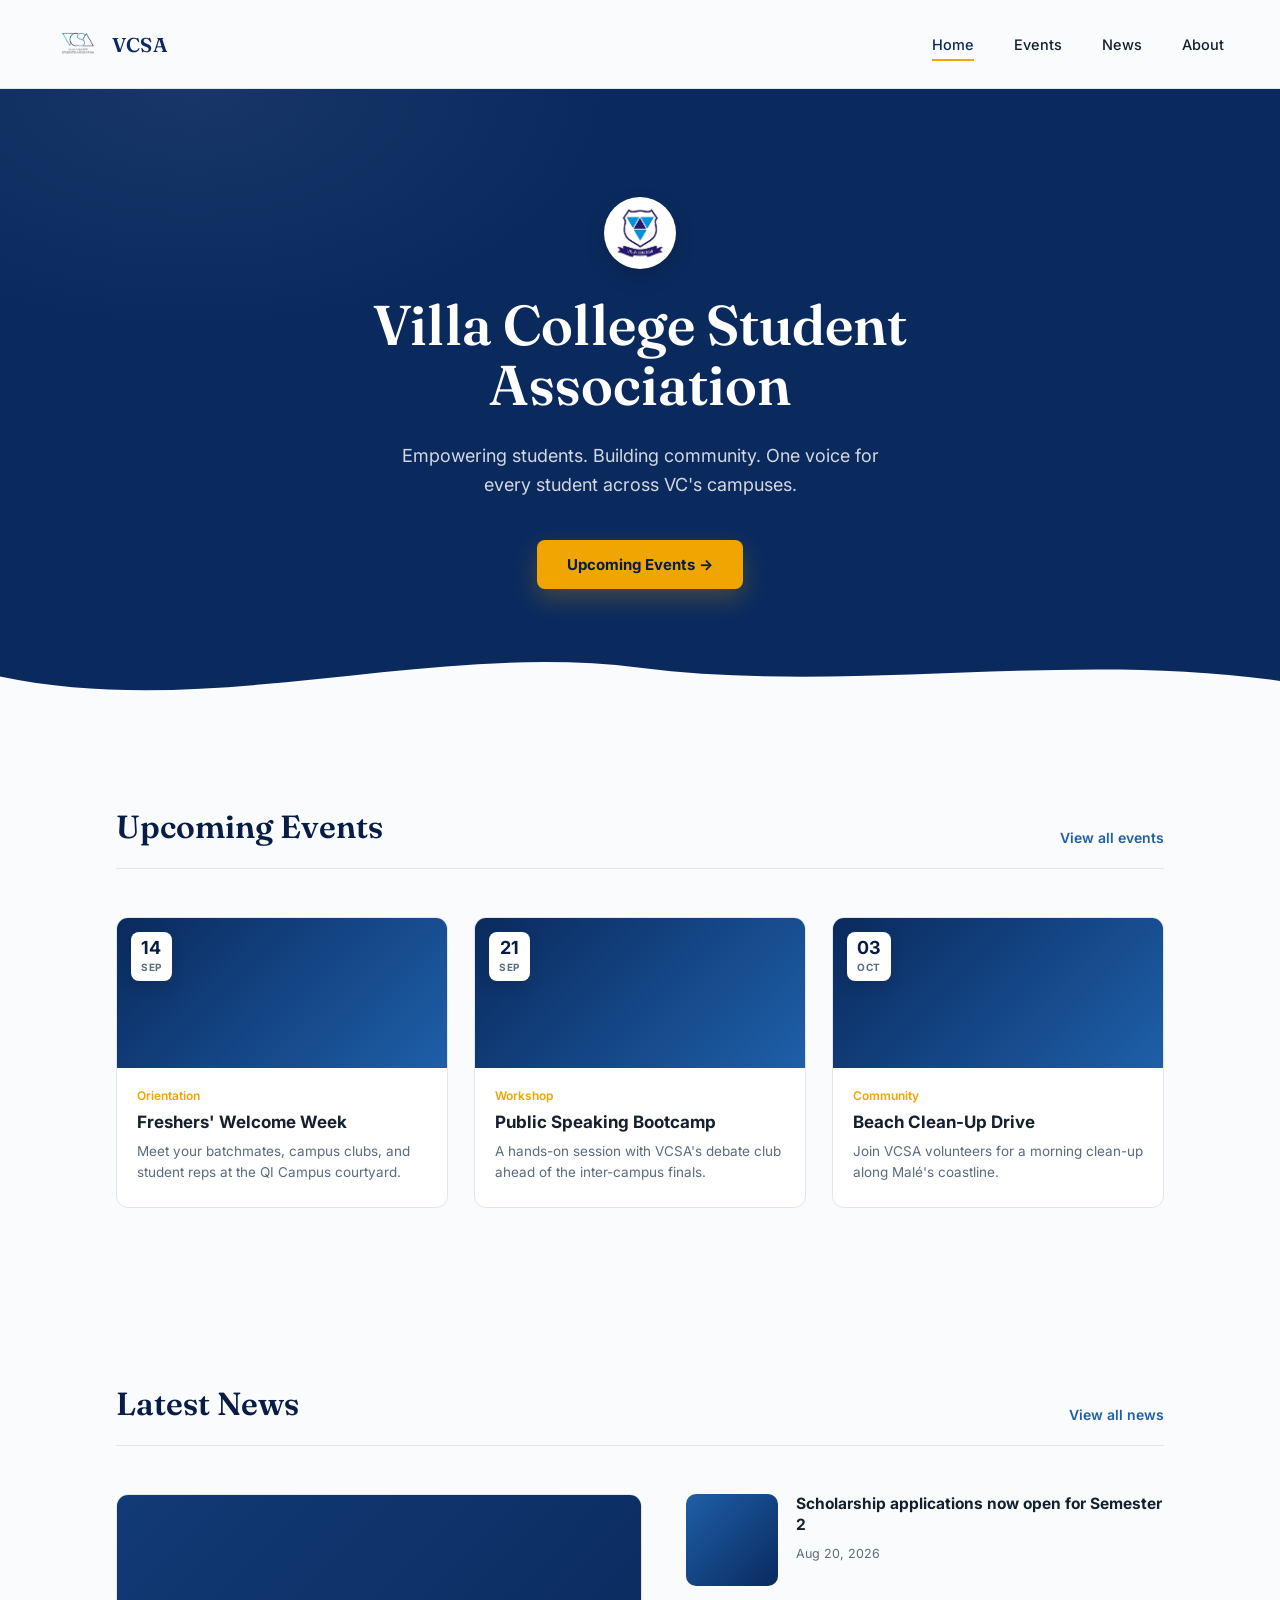
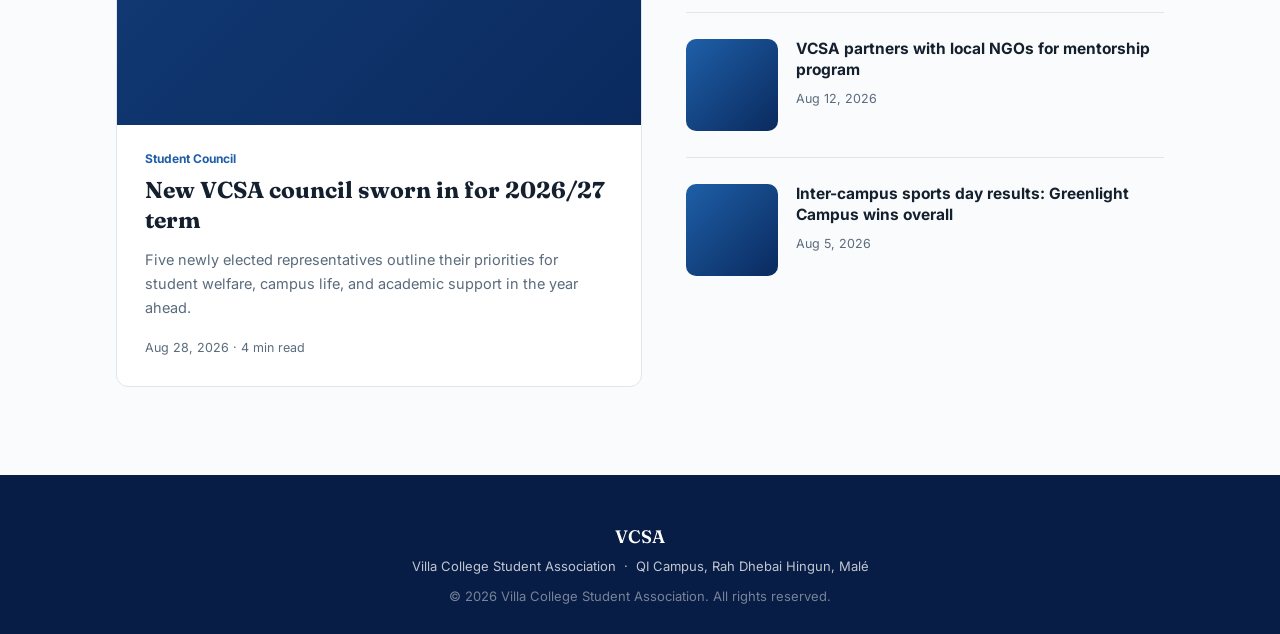
<file: index.html>
<!DOCTYPE html>
<html lang="en">
<head>
<meta charset="UTF-8">
<meta name="viewport" content="width=device-width, initial-scale=1.0">
<title>VCSA — Villa College Student Association</title>
<link rel="preconnect" href="https://fonts.googleapis.com">
<link href="https://fonts.googleapis.com/css2?family=Fraunces:opsz,wght@9..144,400;9..144,500;9..144,600;9..144,700&family=Inter:wght@400;500;600;700&display=swap" rel="stylesheet">
<link rel="stylesheet" href="index.css">
</head>
<body>

<header>
  <div class="logo"><img src="images.png" alt="VCSA logo"> VCSA</div>
  <nav>
    <ul>
      <li><a href="#" class="active">Home</a></li>
      <li><a href="#">Events</a></li>
      <li><a href="#">News</a></li>
      <li><a href="#">About</a></li>
    </ul>
  </nav>
</header>

<div class="hero">
  <img src="Villa_College.jpg" alt="Villa College crest" class="hero-crest">
  <h1 class="hero-title">Villa College Student Association</h1>
  <p class="hero-sub">Empowering students. Building community. One voice for every student across VC's campuses.</p>
  <a href="#events" class="cta">Upcoming Events →</a>

  <svg class="wave" viewBox="0 0 1440 90" preserveAspectRatio="none" xmlns="http://www.w3.org/2000/svg">
    <path d="M0,40 C240,90 480,0 720,30 C960,60 1200,10 1440,45 L1440,90 L0,90 Z" fill="#FAFBFC"/>
  </svg>
</div>

<section class="block" id="events">
  <div class="section-head">
    <h2>Upcoming Events</h2>
    <a href="#" class="view-all">View all events</a>
  </div>
  <div class="events-grid">
    <div class="event-card">
      <div class="event-image">
        <div class="event-date-badge"><span class="day">14</span><span class="mon">SEP</span></div>
      </div>
      <div class="event-body">
        <span class="event-tag">Orientation</span>
        <h3>Freshers' Welcome Week</h3>
        <p>Meet your batchmates, campus clubs, and student reps at the QI Campus courtyard.</p>
      </div>
    </div>
    <div class="event-card">
      <div class="event-image">
        <div class="event-date-badge"><span class="day">21</span><span class="mon">SEP</span></div>
      </div>
      <div class="event-body">
        <span class="event-tag">Workshop</span>
        <h3>Public Speaking Bootcamp</h3>
        <p>A hands-on session with VCSA's debate club ahead of the inter-campus finals.</p>
      </div>
    </div>
    <div class="event-card">
      <div class="event-image">
        <div class="event-date-badge"><span class="day">03</span><span class="mon">OCT</span></div>
      </div>
      <div class="event-body">
        <span class="event-tag">Community</span>
        <h3>Beach Clean-Up Drive</h3>
        <p>Join VCSA volunteers for a morning clean-up along Malé's coastline.</p>
      </div>
    </div>
  </div>
</section>

<section class="block">
  <div class="section-head">
    <h2>Latest News</h2>
    <a href="#" class="view-all">View all news</a>
  </div>
  <div class="news-grid">
    <div class="news-feature">
      <div class="img"></div>
      <div class="txt">
        <span class="cat">Student Council</span>
        <h3>New VCSA council sworn in for 2026/27 term</h3>
        <p>Five newly elected representatives outline their priorities for student welfare, campus life, and academic support in the year ahead.</p>
        <span class="meta">Aug 28, 2026 · 4 min read</span>
      </div>
    </div>
    <div class="news-list">
      <div class="news-item">
        <div class="news-thumb"></div>
        <div>
          <h4>Scholarship applications now open for Semester 2</h4>
          <span class="meta">Aug 20, 2026</span>
        </div>
      </div>
      <div class="news-item">
        <div class="news-thumb"></div>
        <div>
          <h4>VCSA partners with local NGOs for mentorship program</h4>
          <span class="meta">Aug 12, 2026</span>
        </div>
      </div>
      <div class="news-item">
        <div class="news-thumb"></div>
        <div>
          <h4>Inter-campus sports day results: Greenlight Campus wins overall</h4>
          <span class="meta">Aug 5, 2026</span>
        </div>
      </div>
    </div>
  </div>
</section>

<footer>
  <div class="fmark">VCSA</div>
  <div>Villa College Student Association &nbsp;·&nbsp; QI Campus, Rah Dhebai Hingun, Malé</div>
  <div style="margin-top:14px; opacity:0.6;">© 2026 Villa College Student Association. All rights reserved.</div>
</footer>

</body>
</html>
</file>
<file: index.css>
:root{
    --navy: #0A2A5E;
    --navy-deep: #071D45;
    --blue: #1E5FA8;
    --gold: #F0A500;
    --paper: #FAFBFC;
    --ink: #14202E;
    --slate: #5A6B7D;
    --line: #E1E6EC;
  }
  *{ box-sizing: border-box; }
  body{
    margin:0;
    background: var(--paper);
    color: var(--ink);
    font-family: 'Inter', sans-serif;
    -webkit-font-smoothing: antialiased;
  }
  a{ text-decoration:none; color:inherit; }

  /* ---------- NAV ---------- */
  header{
    display:flex;
    align-items:center;
    justify-content:space-between;
    padding: 22px 56px;
    background: var(--paper);
    border-bottom: 1px solid var(--line);
    position: sticky;
    top:0;
    z-index: 20;
  }
  .logo{
    display:flex;
    align-items:center;
    gap:12px;
    font-family:'Fraunces', serif;
    font-weight:600;
    font-size: 20px;
    color: var(--navy);
    letter-spacing: 0.2px;
  }
  .logo img{
    width: 44px;
    height: 44px;
    object-fit: contain;
    display:block;
  }
  nav ul{
    display:flex;
    gap: 40px;
    list-style:none;
    margin:0; padding:0;
  }
  nav a{
    font-size: 14.5px;
    font-weight: 500;
    color: var(--ink);
    padding: 6px 0;
    border-bottom: 2px solid transparent;
    transition: border-color .15s ease, color .15s ease;
  }
  nav a:hover, nav a.active{
    color: var(--navy);
    border-bottom-color: var(--gold);
  }

  /* ---------- HERO ---------- */
  .hero{
    position: relative;
    background: var(--navy);
    color: white;
    overflow: hidden;
    padding: 108px 40px 130px;
    text-align: center;
  }
  .hero::before{
    content:"";
    position:absolute; inset:0;
    background:
      radial-gradient(700px 400px at 15% 0%, rgba(255,255,255,0.06), transparent 60%);
  }
  .hero .wave{
    position:absolute;
    left:0; right:0; bottom:-2px;
    width:100%;
    line-height:0;
  }
  .hero-crest{
    width: 72px;
    height: 72px;
    object-fit: contain;
    margin: 0 auto 26px;
    display: block;
    position: relative;
    border-radius: 50%;
    background: white;
    padding: 6px;
    box-shadow: 0 8px 20px rgba(0,0,0,0.18);
  }
  h1.hero-title{
    font-family: 'Fraunces', serif;
    font-weight: 600;
    font-size: 56px;
    line-height: 1.08;
    margin: 0 auto 26px;
    max-width: 760px;
    position: relative;
  }
  .hero-sub{
    font-size: 18px;
    color: rgba(255,255,255,0.82);
    max-width: 480px;
    margin: 0 auto 40px;
    line-height: 1.6;
    position: relative;
  }
  .cta{
    display:inline-flex;
    align-items:center;
    gap: 10px;
    background: var(--gold);
    color: var(--navy-deep);
    font-weight: 700;
    font-size: 15px;
    padding: 15px 30px;
    border-radius: 8px;
    position: relative;
    transition: transform .15s ease, box-shadow .15s ease;
    box-shadow: 0 10px 24px rgba(240,165,0,0.25);
  }
  .cta:hover{ transform: translateY(-2px); }

  /* ---------- SECTIONS ---------- */
  section.block{
    padding: 88px 56px;
    max-width: 1160px;
    margin: 0 auto;
  }
  .section-head{
    display:flex;
    align-items:flex-end;
    justify-content:space-between;
    margin-bottom: 48px;
    border-bottom: 1px solid var(--line);
    padding-bottom: 22px;
  }
  .section-head h2{
    font-family:'Fraunces', serif;
    font-weight: 600;
    font-size: 32px;
    margin: 0;
    color: var(--navy-deep);
  }
  .section-head .view-all{
    font-size: 14px;
    font-weight: 600;
    color: var(--blue);
    white-space: nowrap;
  }

  /* Events */
  .events-grid{
    display:grid;
    grid-template-columns: repeat(3, 1fr);
    gap: 26px;
  }
  .event-card{
    border: 1px solid var(--line);
    border-radius: 12px;
    overflow: hidden;
    background: white;
    transition: box-shadow .15s ease, transform .15s ease;
  }
  .event-card:hover{
    box-shadow: 0 14px 30px rgba(10,42,94,0.10);
    transform: translateY(-3px);
  }
  .event-image{
    height: 150px;
    background: linear-gradient(135deg, var(--navy) 0%, var(--blue) 100%);
    position: relative;
  }
  .event-date-badge{
    position:absolute;
    top: 14px; left: 14px;
    background: white;
    color: var(--navy-deep);
    border-radius: 8px;
    padding: 6px 10px;
    text-align:center;
    font-weight: 700;
    line-height: 1.1;
    box-shadow: 0 6px 14px rgba(0,0,0,0.12);
  }
  .event-date-badge .day{ font-size: 18px; display:block; }
  .event-date-badge .mon{ font-size: 10px; letter-spacing: 0.5px; color: var(--slate); }
  .event-body{ padding: 20px 20px 24px; }
  .event-tag{
    font-size: 12px;
    font-weight: 600;
    color: var(--gold);
    margin-bottom: 8px;
    display:block;
  }
  .event-body h3{
    font-size: 17px;
    margin: 0 0 8px;
    color: var(--ink);
    line-height: 1.35;
  }
  .event-body p{
    font-size: 13.5px;
    color: var(--slate);
    margin: 0;
    line-height: 1.55;
  }

  /* News */
  .news-grid{
    display:grid;
    grid-template-columns: 1.1fr 1fr;
    gap: 44px;
  }
  .news-feature{
    border-radius: 12px;
    overflow: hidden;
    border: 1px solid var(--line);
    background: white;
  }
  .news-feature .img{
    height: 230px;
    background: linear-gradient(135deg, #123a75, var(--navy));
  }
  .news-feature .txt{ padding: 26px 28px 30px; }
  .news-feature .cat{
    font-size: 12px; font-weight:700; color: var(--blue); margin-bottom:10px; display:block;
  }
  .news-feature h3{
    font-family:'Fraunces', serif;
    font-size: 23px;
    margin: 0 0 12px;
    line-height: 1.3;
  }
  .news-feature p{
    font-size: 14.5px; color: var(--slate); line-height: 1.65; margin:0 0 16px;
  }
  .news-feature .meta{ font-size: 12.5px; color: var(--slate); }

  .news-list{ display:flex; flex-direction:column; gap: 26px; }
  .news-item{
    display:flex; gap: 18px;
    padding-bottom: 26px;
    border-bottom: 1px solid var(--line);
  }
  .news-item:last-child{ border-bottom:none; padding-bottom:0; }
  .news-thumb{
    width: 92px; height: 92px;
    flex-shrink:0;
    border-radius: 10px;
    background: linear-gradient(135deg, var(--blue), var(--navy));
  }
  .news-item h4{
    font-size: 15.5px; margin: 0 0 6px; line-height:1.35;
  }
  .news-item .meta{ font-size: 12.5px; color: var(--slate); }

  /* Footer */
  footer{
    background: var(--navy-deep);
    color: rgba(255,255,255,0.75);
    padding: 50px 56px 30px;
    text-align:center;
    font-size: 13px;
  }
  footer .fmark{
    font-family:'Fraunces', serif;
    color:white;
    font-size: 18px;
    font-weight:600;
    margin-bottom: 10px;
  }

  @media (max-width: 860px){
    header{ padding: 18px 22px; }
    nav ul{ gap: 20px; }
    .hero{ padding: 80px 24px 100px; }
    h1.hero-title{ font-size: 38px; }
    section.block{ padding: 60px 22px; }
    .events-grid{ grid-template-columns: 1fr; }
    .news-grid{ grid-template-columns: 1fr; }
  }
</file>
